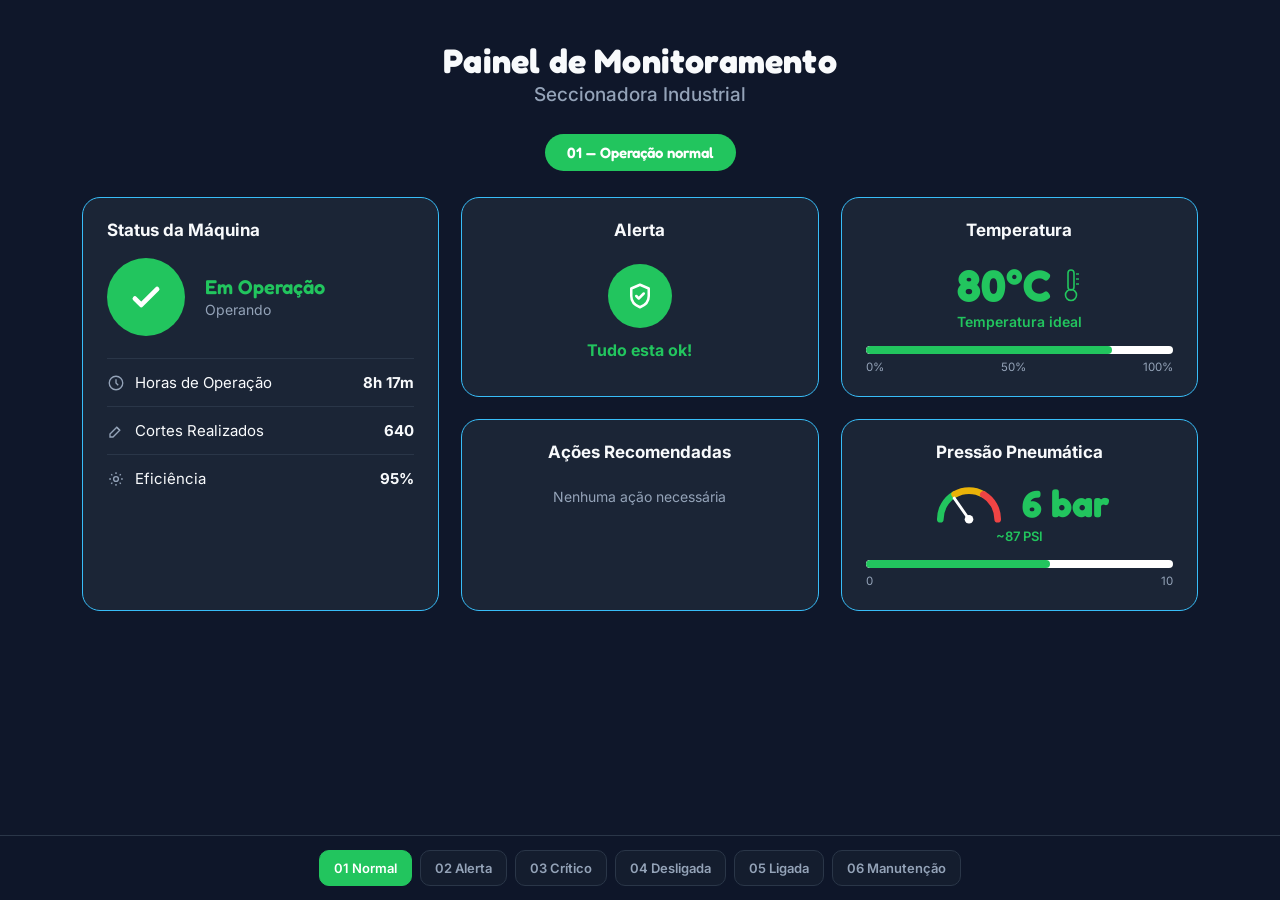
<file: html/index.html>
<!DOCTYPE html>
<html lang="pt-BR">
<head>
<meta charset="UTF-8">
<title>Painel de Monitoramento — Seccionadora Industrial</title>
<meta name="viewport" content="width=device-width, initial-scale=1.0">
<link rel="preconnect" href="https://fonts.googleapis.com">
<link href="https://fonts.googleapis.com/css2?family=Fredoka:wght@500;600;700&family=Inter:wght@400;500;600;700;800&display=swap" rel="stylesheet">
<link rel="stylesheet" href="../css/style.css">
</head>
<body>

<!-- ==========================================================================
     Este HTML só tem estrutura e IDs. Nenhum texto/cor "de estado" fica
     fixo aqui — tudo é preenchido dinamicamente pelo api.js a partir dos
     dados que vierem do backend (Node.js). Ver api.js para a lógica.
     ========================================================================== -->

<div class="screen">

  <header class="header">
    <h1>Painel de Monitoramento</h1>
    <p>Seccionadora Industrial</p>
  </header>

  <div style="text-align:center;">
    <span class="state-badge" id="stateBadge">—</span>
  </div>

  <div class="grid" id="grid">

    <!-- ============ CARD: STATUS DA MÁQUINA ============ -->
    <section class="card col-status">
      <h2>Status da Máquina</h2>
      <div class="status-icon-row">
        <div class="status-icon-circle" id="statusIconCircle"></div>
        <div>
          <div class="status-title" id="statusTitle">—</div>
          <div class="status-subtitle" id="statusSubtitle">—</div>
        </div>
      </div>

      <div class="metric-row">
        <svg viewBox="0 0 24 24" fill="none" stroke="currentColor" stroke-width="1.8"><circle cx="12" cy="12" r="9"/><path d="M12 7v5l3 3"/></svg>
        <span>Horas de Operação</span>
        <span class="metric-value" id="metricHoras">—</span>
      </div>
      <div class="metric-row">
        <svg viewBox="0 0 24 24" fill="none" stroke="currentColor" stroke-width="1.8"><path d="M4 16l9-9 4 4-9 9H4v-4z"/><path d="M13 7l4 4"/></svg>
        <span>Cortes Realizados</span>
        <span class="metric-value" id="metricCortes">—</span>
      </div>
      <div class="metric-row">
        <svg viewBox="0 0 24 24" fill="none" stroke="currentColor" stroke-width="1.8"><circle cx="12" cy="12" r="3.2"/><path d="M12 3v2.2M12 18.8V21M21 12h-2.2M5.2 12H3M18.4 5.6l-1.55 1.55M7.15 16.85 5.6 18.4M18.4 18.4l-1.55-1.55M7.15 7.15 5.6 5.6"/></svg>
        <span>Eficiência</span>
        <span class="metric-value" id="metricEficiencia">—</span>
      </div>
    </section>

    <!-- ============ CARD: ALERTA ============ -->
    <section class="card center col-alerta">
      <h2>Alerta</h2>
      <div class="alerta-icon-wrap">
        <div class="alerta-icon-circle" id="alertaIconCircle"></div>
        <div class="alerta-title" id="alertaTitle">—</div>
      </div>
      <div class="alerta-desc" id="alertaDesc"></div>
    </section>

    <!-- ============ CARD: AÇÕES RECOMENDADAS ============ -->
    <section class="card center col-acoes">
      <h2>Ações Recomendadas</h2>
      <div class="acoes-list" id="acoesList"></div>
    </section>

    <!-- ============ CARD: TEMPERATURA ============ -->
    <section class="card center col-temp">
      <h2>Temperatura</h2>
      <div class="temp-value-row">
        <span class="temp-value" id="tempValue">—</span>
        <svg id="tempThermo" width="20" height="34" viewBox="0 0 20 34" fill="none">
          <rect x="7" y="2" width="6" height="20" rx="3" stroke="currentColor" stroke-width="1.6"/>
          <circle cx="10" cy="27" r="5.5" stroke="currentColor" stroke-width="1.6"/>
          <line x1="15" y1="6" x2="18" y2="6" stroke="currentColor" stroke-width="1.4"/>
          <line x1="15" y1="11" x2="18" y2="11" stroke="currentColor" stroke-width="1.4"/>
          <line x1="15" y1="16" x2="18" y2="16" stroke="currentColor" stroke-width="1.4"/>
        </svg>
      </div>
      <div class="temp-caption" id="tempCaption">—</div>
      <div class="progress-track"><div class="progress-fill" id="tempFill" style="width:0%"></div></div>
      <div class="progress-labels"><span>0%</span><span>50%</span><span>100%</span></div>
    </section>

    <!-- ============ CARD: PRESSÃO PNEUMÁTICA ============ -->
    <section class="card center col-press">
      <h2>Pressão Pneumática</h2>
      <div class="press-row">
        <svg class="gauge-wrap" viewBox="0 0 78 46" fill="none">
          <!-- Arco decorativo fixo verde -> amarelo -> vermelho (igual à referência original) -->
          <path d="M9 40A30 30 0 0 1 24 14" stroke="#22C55E" stroke-width="7" stroke-linecap="round"/>
          <path d="M24 14A30 30 0 0 1 54 14" stroke="#EAB308" stroke-width="7" stroke-linecap="round"/>
          <path d="M54 14A30 30 0 0 1 69 40" stroke="#EF4444" stroke-width="7" stroke-linecap="round"/>
          <g id="gaugeNeedle" transform="rotate(-35 39 40)">
            <line x1="39" y1="40" x2="39" y2="13" stroke="#fff" stroke-width="3" stroke-linecap="round"/>
          </g>
          <circle cx="39" cy="40" r="4.5" fill="#fff"/>
        </svg>
        <span class="press-value" id="pressValue">—</span>
      </div>
      <div class="press-caption" id="pressCaption">—</div>
      <div class="progress-track"><div class="progress-fill" id="pressFill" style="width:0%; background:#22C55E"></div></div>
      <div class="progress-labels"><span>0</span><span>10</span></div>
    </section>

  </div>

  <!-- ============ OVERLAY: EM MANUTENÇÃO ============ -->
  <div class="maintenance-overlay" id="maintenanceOverlay">
    <div class="maintenance-panel">
      <svg class="maintenance-icon" viewBox="0 0 100 100" fill="none">
        <circle cx="50" cy="50" r="48" fill="#EF4444"/>
        <path d="M50 22a28 28 0 1 0 .1 0z" stroke="#fff" stroke-width="4" fill="none" stroke-dasharray="6 5"/>
        <path d="M38 62l18-18M40 40l18 18" stroke="#fff" stroke-width="5" stroke-linecap="round"/>
        <path d="M50 34v-6M50 66v6" stroke="#fff" stroke-width="4" stroke-linecap="round"/>
      </svg>
      <div class="maintenance-kicker">AVISO</div>
      <div class="maintenance-title" id="maintenanceTitle">Em Manutenção</div>
      <div class="maintenance-desc" id="maintenanceDesc">A máquina está em manutenção.<br>Retornaremos em breve!</div>
    </div>
  </div>

</div>

<!-- ====================== PAINEL DE SIMULAÇÃO (DEV) ======================
     Só para testar sem um backend real ligado. Cada botão dispara um
     PAYLOAD como se tivesse chegado do Node.js (ver MOCK_PAYLOADS em
     api.js). Pode apagar esta div + o bloco "PAINEL DE SIMULAÇÃO" do
     api.js sem quebrar nada quando for plugar o backend de verdade.
     ========================================================================= -->
<div class="state-switcher" id="stateSwitcher"></div>

<script src="../js/api.js"></script>
</body>
</html>
</file>
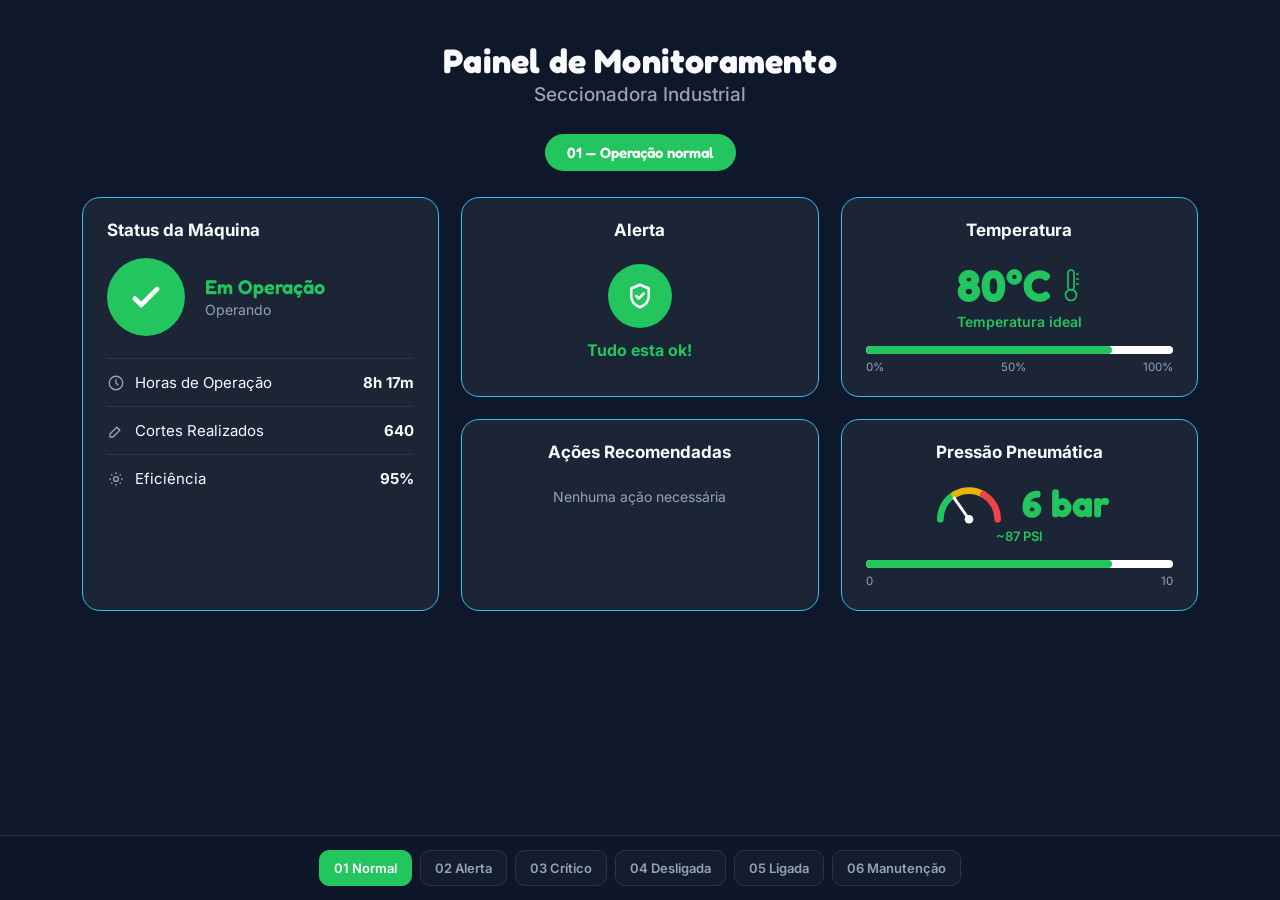
<file: dashboard-seccionadora.html>
<!DOCTYPE html>
<html lang="pt-BR">
<head>
<meta charset="UTF-8">
<title>Painel de Monitoramento — Seccionadora Industrial</title>
<meta name="viewport" content="width=device-width, initial-scale=1.0">
<link rel="preconnect" href="https://fonts.googleapis.com">
<link href="https://fonts.googleapis.com/css2?family=Fredoka:wght@500;600;700&family=Inter:wght@400;500;600;700;800&display=swap" rel="stylesheet">
<style>
/* ==========================================================================
   PAINEL DE MONITORAMENTO — SECCIONADORA INDUSTRIAL
   ==========================================================================
   Este arquivo é UMA ÚNICA TELA. Todo o conteúdo (textos, cores, ícones,
   valores, barras de progresso) é gerado dinamicamente pelo JavaScript a
   partir do objeto STATES (procure por "CONFIGURAÇÃO DOS ESTADOS" mais
   abaixo). Para alterar qualquer coisa que aparece na tela — número de
   cortes, temperatura, textos de ação recomendada, cores de estado etc. —
   basta editar os valores dentro de STATES. Não é necessário mexer no
   HTML/CSS para isso.
   ========================================================================== */

:root{
  /* ---- Paleta extraída fielmente das telas de referência ---- */
  --bg-page:      #0F172A; /* fundo geral do painel */
  --bg-card:      #1B2536; /* fundo dos cartões */
  --border-card:  #38BDF8; /* borda ciano padrão dos cartões neutros */
  --text-primary: #F8FAFC;
  --text-muted:   #94A3B8;
  --divider:      #2A3648;

  /* ---- Cores de estado (mudam conforme STATES[key].accent) ---- */
  --accent: #22C55E; /* sobrescrito via JS (var inline no <body>) */

  --radius-card: 18px;
  --radius-pill: 999px;

  --font-display: 'Fredoka', system-ui, sans-serif;
  --font-body: 'Inter', system-ui, sans-serif;
}

*{ box-sizing: border-box; }

html,body{
  margin:0; padding:0;
  background: var(--bg-page);
  color: var(--text-primary);
  font-family: var(--font-body);
  min-height:100vh;
}

.screen{
  max-width: 1180px;
  margin: 0 auto;
  padding: 40px 32px 120px;
  position: relative;
}

/* ---------------------------- CABEÇALHO ---------------------------- */
.header{
  text-align:center;
  margin-bottom: 28px;
}
.header h1{
  font-family: var(--font-display);
  font-weight:700;
  font-size: 34px;
  margin: 0 0 2px;
  letter-spacing: .2px;
}
.header p{
  margin:0;
  font-size:19px;
  color: var(--text-muted);
  font-weight:500;
}

/* Selo de estado (ex.: "01 - Operação normal") */
.state-badge{
  display:inline-flex;
  align-items:center;
  gap:8px;
  padding: 9px 22px;
  border-radius: var(--radius-pill);
  font-family: var(--font-display);
  font-weight:600;
  font-size:15px;
  color:#fff;
  background: var(--accent);
  margin-bottom: 26px;
  box-shadow: 0 0 0 0 rgba(0,0,0,0);
  transition: background-color .35s ease;
}

/* ------------------------------ GRID ------------------------------ */
.grid{
  display:grid;
  grid-template-columns: 1fr 1fr 1fr;
  grid-template-rows: auto auto;
  gap: 22px;
}
.col-status{ grid-column: 1; grid-row: 1 / 3; }
.col-alerta{ grid-column: 2; grid-row: 1; }
.col-acoes { grid-column: 2; grid-row: 2; }
.col-temp  { grid-column: 3; grid-row: 1; }
.col-press { grid-column: 3; grid-row: 2; }

@media (max-width: 860px){
  .grid{ grid-template-columns: 1fr; }
  .col-status,.col-alerta,.col-acoes,.col-temp,.col-press{ grid-column: 1; grid-row: auto; }
}

/* ------------------------------ CARDS ------------------------------ */
.card{
  background: var(--bg-card);
  border: 1.5px solid var(--border-card);
  border-radius: var(--radius-card);
  padding: 22px 24px;
  min-height: 100%;
  transition: border-color .35s ease;
}
.card h2{
  font-size: 17px;
  margin: 0 0 18px;
  font-weight: 700;
}
.card.center h2, .card.center{ text-align:center; }

/* ---- Card: Status da Máquina ---- */
.status-icon-row{
  display:flex;
  align-items:center;
  gap: 20px;
  margin-bottom: 22px;
}
.status-icon-circle{
  width: 78px; height:78px;
  border-radius:50%;
  display:flex; align-items:center; justify-content:center;
  flex-shrink:0;
  transition: background-color .35s ease, border-color .35s ease;
}
.status-icon-circle svg{ width:38px; height:38px; }
.status-title{ font-family: var(--font-display); font-weight:600; font-size:20px; line-height:1.15; }
.status-subtitle{ font-size:14px; color: var(--text-muted); margin-top:2px; }

.metric-row{
  display:flex; align-items:center; gap:10px;
  padding: 14px 0;
  border-top: 1px solid var(--divider);
  font-size:15px;
}
.metric-row:first-of-type{ border-top:none; padding-top:0; }
.metric-row svg{ width:18px; height:18px; flex-shrink:0; color: var(--text-muted); }
.metric-row .metric-value{ margin-left:auto; font-weight:700; }

/* ---- Card: Alerta ---- */
.alerta-icon-wrap{
  display:flex; flex-direction:column; align-items:center; gap:12px;
  padding: 6px 0 14px;
}
.alerta-icon-circle{
  width:64px; height:64px; border-radius:50%;
  display:flex; align-items:center; justify-content:center;
  transition: background-color .35s ease;
}
.alerta-icon-circle svg{ width:30px; height:30px; }
.alerta-title{ font-weight:700; font-size:16px; text-align:center; }
.alerta-desc{ font-size:13.5px; color: var(--text-muted); text-align:center; line-height:1.4; }

/* ---- Card: Ações Recomendadas ---- */
.acoes-list{ display:flex; flex-direction:column; }
.acoes-item{
  padding: 13px 0;
  border-top: 1px solid var(--divider);
  font-size: 14.5px;
  text-align:center;
  color: var(--text-primary);
}
.acoes-item:first-child{ border-top:none; padding-top:2px; }
.acoes-empty{ text-align:center; color:var(--text-muted); font-size:14px; padding:8px 0; }

/* ---- Card: Temperatura ---- */
.temp-value-row{
  display:flex; align-items:center; justify-content:center; gap:10px;
  margin: 4px 0 2px;
}
.temp-value{
  font-family: var(--font-display); font-weight:700; font-size:44px;
  transition: color .35s ease;
}
.temp-caption{ text-align:center; font-size:14px; font-weight:600; margin-bottom:16px; transition: color .35s ease; }

.progress-track{
  height:8px; border-radius:99px; background:#fff; overflow:hidden; position:relative;
}
.progress-fill{
  height:100%; border-radius:99px; background: var(--accent);
  transition: width .4s ease, background-color .35s ease;
}
.progress-labels{
  display:flex; justify-content:space-between; font-size:11.5px; color: var(--text-muted); margin-top:6px;
}

/* ---- Card: Pressão Pneumática ---- */
.press-row{ display:flex; align-items:center; justify-content:center; gap:14px; margin: 6px 0 2px; }
.press-value{ font-family: var(--font-display); font-weight:700; font-size:38px; color:#22C55E; }
.press-caption{ text-align:center; font-size:13px; color:#22C55E; font-weight:600; margin-bottom:16px; }
.gauge-wrap{ width:78px; height:44px; }

/* ------------------------- OVERLAY DE MANUTENÇÃO ------------------------- */
.maintenance-overlay{
  position:absolute;
  inset:0;
  display:none;
  align-items:center;
  justify-content:center;
  padding: 40px;
  pointer-events:none;
}
.maintenance-overlay.active{ display:flex; }
.maintenance-panel{
  background: rgba(75,93,127,0.55);
  backdrop-filter: blur(3px);
  border-radius: 18px;
  max-width: 640px;
  width:100%;
  padding: 44px 48px;
  text-align:center;
}
.maintenance-icon{
  width:88px; height:88px; margin:0 auto 18px;
}
.maintenance-kicker{
  color:#EF4444; font-family: var(--font-display); font-weight:700; font-size:26px; margin-bottom:6px;
}
.maintenance-title{
  font-family: var(--font-display); font-weight:700; font-size:38px; margin-bottom:16px;
}
.maintenance-desc{ font-size:16px; color: var(--text-primary); line-height:1.5; }

/* --------------------- Dimming quando em manutenção --------------------- */
.grid.dimmed{ opacity:.35; filter: saturate(.6); }

/* ------------------------ CONTROLE DE ESTADOS ------------------------
   Este bloco de botões É APENAS PARA DEMONSTRAÇÃO/TESTE. Em produção,
   basta chamar window.setState('nome_do_estado') a partir do seu
   código (ex.: ao receber um evento MQTT/WebSocket do PLC da máquina).
   Pode remover este bloco de HTML/CSS sem afetar o funcionamento do
   painel em si.
------------------------------------------------------------------------- */
.state-switcher{
  position: fixed;
  left:0; right:0; bottom:0;
  display:flex;
  justify-content:center;
  gap:8px;
  padding: 14px 12px;
  background: rgba(15,23,42,.92);
  border-top: 1px solid var(--divider);
  flex-wrap:wrap;
  z-index: 20;
}
.state-switcher button{
  font-family: var(--font-body);
  font-size:13px;
  font-weight:600;
  padding: 9px 14px;
  border-radius: 10px;
  border: 1.5px solid var(--divider);
  background: #141d2e;
  color: var(--text-muted);
  cursor:pointer;
  transition: all .2s ease;
}
.state-switcher button:hover{ color:#fff; border-color:#475569; }
.state-switcher button.active{
  background: var(--accent);
  border-color: var(--accent);
  color:#fff;
}
</style>
</head>
<body>

<div class="screen">

  <header class="header">
    <h1>Painel de Monitoramento</h1>
    <p>Seccionadora Industrial</p>
  </header>

  <div style="text-align:center;">
    <span class="state-badge" id="stateBadge">01 — Operação normal</span>
  </div>

  <div class="grid" id="grid">

    <!-- ============ CARD: STATUS DA MÁQUINA ============ -->
    <section class="card col-status">
      <h2>Status da Máquina</h2>
      <div class="status-icon-row">
        <div class="status-icon-circle" id="statusIconCircle"></div>
        <div>
          <div class="status-title" id="statusTitle">Em Operação</div>
          <div class="status-subtitle" id="statusSubtitle">Operando</div>
        </div>
      </div>

      <div class="metric-row">
        <!-- ícone relógio -->
        <svg viewBox="0 0 24 24" fill="none" stroke="currentColor" stroke-width="1.8"><circle cx="12" cy="12" r="9"/><path d="M12 7v5l3 3"/></svg>
        <span>Horas de Operação</span>
        <span class="metric-value" id="metricHoras">8h 17m</span>
      </div>
      <div class="metric-row">
        <!-- ícone lâmina/corte -->
        <svg viewBox="0 0 24 24" fill="none" stroke="currentColor" stroke-width="1.8"><path d="M4 16l9-9 4 4-9 9H4v-4z"/><path d="M13 7l4 4"/></svg>
        <span>Cortes Realizados</span>
        <span class="metric-value" id="metricCortes">640</span>
      </div>
      <div class="metric-row">
        <!-- ícone engrenagem/eficiência -->
        <svg viewBox="0 0 24 24" fill="none" stroke="currentColor" stroke-width="1.8"><circle cx="12" cy="12" r="3.2"/><path d="M12 3v2.2M12 18.8V21M21 12h-2.2M5.2 12H3M18.4 5.6l-1.55 1.55M7.15 16.85 5.6 18.4M18.4 18.4l-1.55-1.55M7.15 7.15 5.6 5.6"/></svg>
        <span>Eficiência</span>
        <span class="metric-value" id="metricEficiencia">95%</span>
      </div>
    </section>

    <!-- ============ CARD: ALERTA ============ -->
    <section class="card center col-alerta">
      <h2>Alerta</h2>
      <div class="alerta-icon-wrap">
        <div class="alerta-icon-circle" id="alertaIconCircle"></div>
        <div class="alerta-title" id="alertaTitle">Tudo esta ok!</div>
      </div>
      <div class="alerta-desc" id="alertaDesc"></div>
    </section>

    <!-- ============ CARD: AÇÕES RECOMENDADAS ============ -->
    <section class="card center col-acoes">
      <h2>Ações Recomendadas</h2>
      <div class="acoes-list" id="acoesList">
        <!-- preenchido via JS -->
      </div>
    </section>

    <!-- ============ CARD: TEMPERATURA ============ -->
    <section class="card center col-temp">
      <h2>Temperatura</h2>
      <div class="temp-value-row">
        <span class="temp-value" id="tempValue">80°C</span>
        <svg id="tempThermo" width="20" height="34" viewBox="0 0 20 34" fill="none">
          <rect x="7" y="2" width="6" height="20" rx="3" stroke="currentColor" stroke-width="1.6"/>
          <circle cx="10" cy="27" r="5.5" stroke="currentColor" stroke-width="1.6"/>
          <line x1="15" y1="6" x2="18" y2="6" stroke="currentColor" stroke-width="1.4"/>
          <line x1="15" y1="11" x2="18" y2="11" stroke="currentColor" stroke-width="1.4"/>
          <line x1="15" y1="16" x2="18" y2="16" stroke="currentColor" stroke-width="1.4"/>
        </svg>
      </div>
      <div class="temp-caption" id="tempCaption">Temperatura ideal</div>
      <div class="progress-track"><div class="progress-fill" id="tempFill" style="width:80%"></div></div>
      <div class="progress-labels"><span>0%</span><span>50%</span><span>100%</span></div>
    </section>

    <!-- ============ CARD: PRESSÃO PNEUMÁTICA ============ -->
    <section class="card center col-press">
      <h2>Pressão Pneumática</h2>
      <div class="press-row">
        <svg class="gauge-wrap" viewBox="0 0 78 46" fill="none">
          <!-- Arco decorativo fixo: verde -> amarelo -> vermelho. Na referência original
               este gauge não muda por estado; se quiser que o ponteiro reflita
               s.pressao.percentual, ajuste a rotação de #gaugeNeedle em render(). -->
          <path d="M9 40A30 30 0 0 1 24 14" stroke="#22C55E" stroke-width="7" stroke-linecap="round"/>
          <path d="M24 14A30 30 0 0 1 54 14" stroke="#EAB308" stroke-width="7" stroke-linecap="round"/>
          <path d="M54 14A30 30 0 0 1 69 40" stroke="#EF4444" stroke-width="7" stroke-linecap="round"/>
          <g id="gaugeNeedle" transform="rotate(-35 39 40)">
            <line x1="39" y1="40" x2="39" y2="13" stroke="#fff" stroke-width="3" stroke-linecap="round"/>
          </g>
          <circle cx="39" cy="40" r="4.5" fill="#fff"/>
        </svg>
        <span class="press-value" id="pressValue">6 bar</span>
      </div>
      <div class="press-caption" id="pressCaption">~87 PSI</div>
      <div class="progress-track"><div class="progress-fill" id="pressFill" style="width:80%; background:#22C55E"></div></div>
      <div class="progress-labels"><span>0</span><span>10</span></div>
    </section>

  </div>

  <!-- ============ OVERLAY: EM MANUTENÇÃO ============ -->
  <div class="maintenance-overlay" id="maintenanceOverlay">
    <div class="maintenance-panel">
      <svg class="maintenance-icon" viewBox="0 0 100 100" fill="none">
        <circle cx="50" cy="50" r="48" fill="#EF4444"/>
        <path d="M50 22a28 28 0 1 0 .1 0z" stroke="#fff" stroke-width="4" fill="none" stroke-dasharray="6 5"/>
        <path d="M38 62l18-18M40 40l18 18" stroke="#fff" stroke-width="5" stroke-linecap="round"/>
        <path d="M50 34v-6M50 66v6" stroke="#fff" stroke-width="4" stroke-linecap="round"/>
      </svg>
      <div class="maintenance-kicker">AVISO</div>
      <div class="maintenance-title">Em Manutenção</div>
      <div class="maintenance-desc">A máquina está em manutenção.<br>Retornaremos em breve!</div>
    </div>
  </div>

</div>

<!-- ======================= CONTROLE DE DEMONSTRAÇÃO ======================= -->
<div class="state-switcher" id="stateSwitcher"></div>

<script>
/* ==========================================================================
   CONFIGURAÇÃO DOS ESTADOS
   ==========================================================================
   Cada chave deste objeto representa uma "tela" do painel. Trocar de tela
   é só chamar setState('chave') — tudo (textos, cores, ícones, barras,
   overlay) é atualizado automaticamente pela função render().

   Para adicionar um novo estado: copie um bloco existente, dê uma nova
   chave, ajuste os campos e adicione o botão correspondente no array
   BUTTONS logo abaixo do STATES.
   ========================================================================== */

// ---- Biblioteca de ícones (SVG em string, cor herdada via currentColor) ----
const ICONS = {
  check: '<svg viewBox="0 0 24 24" fill="none" stroke="#fff" stroke-width="3" stroke-linecap="round" stroke-linejoin="round"><path d="M5 13l4 4L19 7"/></svg>',
  gear: '<svg viewBox="0 0 24 24" fill="none" stroke="currentColor" stroke-width="1.6"><circle cx="12" cy="12" r="3.4"/><path d="M12 3.5v2.6M12 17.9v2.6M20.5 12h-2.6M6.1 12H3.5M17.8 6.2l-1.85 1.85M8.05 15.95l-1.85 1.85M17.8 17.8l-1.85-1.85M8.05 8.05 6.2 6.2"/></svg>',
  power: '<svg viewBox="0 0 24 24" fill="none" stroke="currentColor" stroke-width="1.8" stroke-linecap="round"><path d="M12 3v8"/><path d="M6.3 6.3a8 8 0 1 0 11.4 0"/></svg>',
  shield: '<svg viewBox="0 0 24 24" fill="none" stroke="#fff" stroke-width="2" stroke-linecap="round" stroke-linejoin="round"><path d="M12 3l7 3v6c0 4.5-3 7.5-7 9-4-1.5-7-4.5-7-9V6z"/><path d="M9 12l2 2 4-4"/></svg>',
  warning: '<svg viewBox="0 0 24 24" fill="none" stroke="currentColor" stroke-width="2" stroke-linecap="round" stroke-linejoin="round"><path d="M12 3.5 22 20H2z"/><path d="M12 10v4.2"/><circle cx="12" cy="17.3" r=".15" fill="currentColor" stroke-width="2.4"/></svg>',
  info: '<svg viewBox="0 0 24 24" fill="none" stroke="currentColor" stroke-width="2" stroke-linecap="round"><circle cx="12" cy="12" r="9"/><path d="M12 11v5.5"/><circle cx="12" cy="7.6" r=".2" stroke-width="2.6"/></svg>',
};

// ---- Cores de estado ----
const COLORS = {
  verde:    '#22C55E',
  amarelo:  '#DDC126',
  vermelho: '#EF4444',
  cinza:    '#54545A',
  azul:     '#004AAD',
};

const STATES = {

  normal: {
    label: '01 — Operação normal',
    accent: COLORS.verde,
    status: { icon: ICONS.check, iconBg: COLORS.verde, iconBorder: 'transparent',
              title: 'Em Operação', titleColor: COLORS.verde, subtitle: 'Operando' },
    metrics: { horas: '8h 17m', cortes: '640', eficiencia: '95%' },
    alerta: { icon: ICONS.shield, iconBg: COLORS.verde, title: 'Tudo esta ok!', desc: '' },
    acoes: [], // sem ações necessárias
    temperatura: { valor: '80°C', cor: COLORS.verde, legenda: 'Temperatura ideal', percentual: 80 },
    pressao: { valor: '6 bar', legenda: '~87 PSI', percentual: 80, ativo: true },
    overlay: null,
  },

  alerta: {
    label: '02 — Alerta',
    accent: COLORS.amarelo,
    status: { icon: ICONS.gear, iconBg: 'transparent', iconBorder: COLORS.amarelo,
              title: 'Em Operação', titleColor: COLORS.amarelo, subtitle: 'Operando' },
    metrics: { horas: '8h 17m', cortes: '640', eficiencia: '95%' },
    alerta: { icon: ICONS.warning, iconBg: 'transparent', iconBorder: COLORS.amarelo,
              title: 'Verifique a Temperatura', desc: 'A temperatura está acima do ideal' },
    acoes: ['Reduzir a carga de trabalho', 'Monitorar continuamente a temperatura'],
    temperatura: { valor: '90°C', cor: COLORS.amarelo, legenda: 'Acima do ideal', percentual: 90 },
    pressao: { valor: '6 bar', legenda: '~87 PSI', percentual: 80, ativo: true },
    overlay: null,
  },

  critico: {
    label: '03 — Alerta crítico',
    accent: COLORS.vermelho,
    status: { icon: ICONS.gear, iconBg: 'transparent', iconBorder: COLORS.vermelho,
              title: 'Em Alerta', titleColor: COLORS.vermelho, subtitle: 'Crítico' },
    metrics: { horas: '8h 17m', cortes: '640', eficiencia: '95%' },
    alerta: { icon: ICONS.warning, iconBg: 'transparent', iconBorder: COLORS.vermelho,
              title: 'Verifique a Temperatura', desc: 'A temperatura está acima do ideal!' },
    acoes: ['Interromper o uso da máquina', 'Desligue a alimentação elétrica'],
    temperatura: { valor: '100°C', cor: COLORS.vermelho, legenda: 'Muito acima do ideal', percentual: 100 },
    pressao: { valor: '6 bar', legenda: '~87 PSI', percentual: 80, ativo: true },
    overlay: null,
  },

  desligada: {
    label: '04 — Máquina desligada',
    accent: COLORS.cinza,
    status: { icon: ICONS.power, iconBg: 'transparent', iconBorder: COLORS.cinza,
              title: 'Máquina Desligada', titleColor: COLORS.cinza, subtitle: 'Inátiva' },
    metrics: { horas: '—', cortes: '—', eficiencia: '—' },
    alerta: { icon: ICONS.info, iconBg: 'transparent', iconBorder: COLORS.cinza,
              title: 'Máquina Desligada', desc: 'Sem operação no momento' },
    acoes: [],
    temperatura: { valor: '--°C', cor: COLORS.cinza, legenda: 'Sem leitura', percentual: 0 },
    pressao: { valor: '-- bar', legenda: '-- PSI', percentual: 0, ativo: false },
    overlay: null,
  },

  ligada: {
    label: '05 — Máquina ligada',
    accent: COLORS.azul,
    status: { icon: ICONS.power, iconBg: COLORS.azul, iconBorder: 'transparent',
              title: 'Máquina Ligada', titleColor: COLORS.azul, subtitle: 'Iniciando' },
    metrics: { horas: '0h 7m', cortes: '0', eficiencia: '5%' },
    alerta: { icon: ICONS.shield, iconBg: COLORS.verde, title: 'Tudo esta ok!', desc: 'Iniciação em andamento' },
    acoes: ['Aguarde a máquina atingir o estado operacional'],
    temperatura: { valor: '10°C', cor: COLORS.verde, legenda: 'Temperatura ideal', percentual: 10 },
    pressao: { valor: '-- bar', legenda: '~87 PSI', percentual: 0, ativo: false },
    overlay: null,
  },

  manutencao: {
    label: '06 — Em manutenção',
    accent: '#4D2C39',
    // A tela "por baixo" do overlay replica o último estado operacional conhecido
    status: { icon: ICONS.check, iconBg: COLORS.verde, iconBorder: 'transparent',
              title: 'Em Operação', titleColor: COLORS.verde, subtitle: 'Operando' },
    metrics: { horas: '8h 17m', cortes: '640', eficiencia: '95%' },
    alerta: { icon: ICONS.shield, iconBg: COLORS.verde, title: 'Tudo esta ok!', desc: '' },
    acoes: [],
    temperatura: { valor: '--°C', cor: COLORS.cinza, legenda: '', percentual: 0 },
    pressao: { valor: '-- bar', legenda: '-- PSI', percentual: 0, ativo: false },
    overlay: {
      titulo: 'Em Manutenção',
      desc: 'A máquina está em manutenção.<br>Retornaremos em breve!'
    },
  },
};

// Rótulos curtos usados nos botões do seletor de demonstração
const BUTTONS = [
  { key: 'normal',     label: '01 Normal' },
  { key: 'alerta',     label: '02 Alerta' },
  { key: 'critico',    label: '03 Crítico' },
  { key: 'desligada',  label: '04 Desligada' },
  { key: 'ligada',     label: '05 Ligada' },
  { key: 'manutencao', label: '06 Manutenção' },
];

// ==========================================================================
// RENDERIZAÇÃO — lê um estado de STATES e aplica na tela
// ==========================================================================
function render(stateKey){
  const s = STATES[stateKey];
  if(!s){ console.error('Estado inexistente:', stateKey); return; }

  // Cor de destaque global (badge, barras, ícones neutros)
  document.body.style.setProperty('--accent', s.accent);
  document.getElementById('stateBadge').textContent = s.label;

  // ---- Status da Máquina ----
  const iconCircle = document.getElementById('statusIconCircle');
  iconCircle.style.background = s.status.iconBg;
  iconCircle.style.border = s.status.iconBorder !== 'transparent' ? `2.5px solid ${s.status.iconBorder}` : 'none';
  iconCircle.style.color = s.status.iconBg !== 'transparent' ? '#fff' : s.status.iconBorder;
  iconCircle.innerHTML = s.status.icon;

  const statusTitle = document.getElementById('statusTitle');
  statusTitle.textContent = s.status.title;
  statusTitle.style.color = s.status.titleColor;
  document.getElementById('statusSubtitle').textContent = s.status.subtitle;

  document.getElementById('metricHoras').textContent = s.metrics.horas;
  document.getElementById('metricCortes').textContent = s.metrics.cortes;
  document.getElementById('metricEficiencia').textContent = s.metrics.eficiencia;

  // ---- Alerta ----
  const alertaCircle = document.getElementById('alertaIconCircle');
  alertaCircle.style.background = s.alerta.iconBg;
  alertaCircle.style.border = s.alerta.iconBorder ? `2.5px solid ${s.alerta.iconBorder}` : 'none';
  alertaCircle.style.color = s.alerta.iconBg !== 'transparent' ? '#fff' : (s.alerta.iconBorder || '#fff');
  alertaCircle.innerHTML = s.alerta.icon;
  document.getElementById('alertaTitle').textContent = s.alerta.title;
  document.getElementById('alertaTitle').style.color = s.alerta.iconBorder || s.alerta.iconBg;
  document.getElementById('alertaDesc').textContent = s.alerta.desc;

  // ---- Ações Recomendadas ----
  const acoesList = document.getElementById('acoesList');
  if(s.acoes.length === 0){
    acoesList.innerHTML = '<div class="acoes-empty">Nenhuma ação necessária</div>';
  } else {
    acoesList.innerHTML = s.acoes.map(a => `<div class="acoes-item">${a}</div>`).join('');
  }

  // ---- Temperatura ----
  const tempValue = document.getElementById('tempValue');
  tempValue.textContent = s.temperatura.valor;
  tempValue.style.color = s.temperatura.cor;
  document.getElementById('tempThermo').style.color = s.temperatura.cor;
  const tempCaption = document.getElementById('tempCaption');
  tempCaption.textContent = s.temperatura.legenda;
  tempCaption.style.color = s.temperatura.cor;
  const tempFill = document.getElementById('tempFill');
  tempFill.style.width = s.temperatura.percentual + '%';
  tempFill.style.background = s.temperatura.percentual === 0 ? 'transparent' : s.temperatura.cor;

  // ---- Pressão Pneumática ----
  document.getElementById('pressValue').textContent = s.pressao.valor;
  document.getElementById('pressCaption').textContent = s.pressao.legenda;
  const pressFill = document.getElementById('pressFill');
  pressFill.style.width = s.pressao.percentual + '%';
  pressFill.style.background = s.pressao.ativo ? '#22C55E' : 'transparent';

  // ---- Overlay de manutenção ----
  const overlay = document.getElementById('maintenanceOverlay');
  const grid = document.getElementById('grid');
  if(s.overlay){
    overlay.classList.add('active');
    grid.classList.add('dimmed');
    overlay.querySelector('.maintenance-title').textContent = s.overlay.titulo;
    overlay.querySelector('.maintenance-desc').innerHTML = s.overlay.desc;
  } else {
    overlay.classList.remove('active');
    grid.classList.remove('dimmed');
  }

  // ---- Botões do seletor de demonstração ----
  document.querySelectorAll('.state-switcher button').forEach(btn => {
    btn.classList.toggle('active', btn.dataset.key === stateKey);
  });
}

/**
 * Ponto de entrada público: troca o estado exibido no painel.
 * Uso: setState('critico')
 * Exposto em window para poder ser chamado por qualquer integração
 * externa (WebSocket, polling de API, evento de botão físico, etc.).
 */
function setState(stateKey){
  render(stateKey);
}
window.setState = setState;

// ---- Monta o seletor de demonstração ----
const switcher = document.getElementById('stateSwitcher');
BUTTONS.forEach(b => {
  const btn = document.createElement('button');
  btn.textContent = b.label;
  btn.dataset.key = b.key;
  btn.onclick = () => setState(b.key);
  switcher.appendChild(btn);
});

// Estado inicial
setState('normal');
</script>
</body>
</html>
</file>
<file: css/style.css>
/* ==========================================================================
   PAINEL DE MONITORAMENTO — SECCIONADORA INDUSTRIAL — ESTILOS
   ==========================================================================
   Cores, ícones e textos não ficam fixos aqui — este arquivo só define
   APARÊNCIA (cor de fundo, espaçamento, tipografia). Os valores que mudam
   por estado (cor de destaque, textos, percentuais) são aplicados via
   JavaScript (api.js) diretamente no atributo style/innerHTML dos
   elementos, ou através da variável CSS --accent.
   ========================================================================== */

:root{
  /* ---- Paleta extraída fielmente das telas de referência ---- */
  --bg-page:      #0F172A; /* fundo geral do painel */
  --bg-card:      #1B2536; /* fundo dos cartões */
  --border-card:  #38BDF8; /* borda ciano padrão dos cartões */
  --text-primary: #F8FAFC;
  --text-muted:   #94A3B8;
  --divider:      #2A3648;

  /* Cor de destaque global — sobrescrita via JS conforme o estado ativo */
  --accent: #22C55E;

  --radius-card: 18px;
  --radius-pill: 999px;

  --font-display: 'Fredoka', system-ui, sans-serif;
  --font-body: 'Inter', system-ui, sans-serif;
}

*{ box-sizing: border-box; }

html,body{
  margin:0; padding:0;
  background: var(--bg-page);
  color: var(--text-primary);
  font-family: var(--font-body);
  min-height:100vh;
}

.screen{
  max-width: 1180px;
  margin: 0 auto;
  padding: 40px 32px 120px;
  position: relative;
}

/* ---------------------------- CABEÇALHO ---------------------------- */
.header{ text-align:center; margin-bottom: 28px; }
.header h1{
  font-family: var(--font-display);
  font-weight:700;
  font-size: 34px;
  margin: 0 0 2px;
  letter-spacing: .2px;
}
.header p{
  margin:0;
  font-size:19px;
  color: var(--text-muted);
  font-weight:500;
}

.state-badge{
  display:inline-flex;
  align-items:center;
  gap:8px;
  padding: 9px 22px;
  border-radius: var(--radius-pill);
  font-family: var(--font-display);
  font-weight:600;
  font-size:15px;
  color:#fff;
  background: var(--accent);
  margin-bottom: 26px;
  transition: background-color .35s ease;
}

/* ------------------------------ GRID ------------------------------ */
.grid{
  display:grid;
  grid-template-columns: 1fr 1fr 1fr;
  grid-template-rows: auto auto;
  gap: 22px;
}
.col-status{ grid-column: 1; grid-row: 1 / 3; }
.col-alerta{ grid-column: 2; grid-row: 1; }
.col-acoes { grid-column: 2; grid-row: 2; }
.col-temp  { grid-column: 3; grid-row: 1; }
.col-press { grid-column: 3; grid-row: 2; }

@media (max-width: 860px){
  .grid{ grid-template-columns: 1fr; }
  .col-status,.col-alerta,.col-acoes,.col-temp,.col-press{ grid-column: 1; grid-row: auto; }
}

/* ------------------------------ CARDS ------------------------------ */
.card{
  background: var(--bg-card);
  border: 1.5px solid var(--border-card);
  border-radius: var(--radius-card);
  padding: 22px 24px;
  min-height: 100%;
  transition: border-color .35s ease;
}
.card h2{ font-size: 17px; margin: 0 0 18px; font-weight: 700; }
.card.center h2, .card.center{ text-align:center; }

/* ---- Card: Status da Máquina ---- */
.status-icon-row{ display:flex; align-items:center; gap: 20px; margin-bottom: 22px; }
.status-icon-circle{
  width: 78px; height:78px;
  border-radius:50%;
  display:flex; align-items:center; justify-content:center;
  flex-shrink:0;
  transition: background-color .35s ease, border-color .35s ease;
}
.status-icon-circle svg{ width:38px; height:38px; }
.status-title{ font-family: var(--font-display); font-weight:600; font-size:20px; line-height:1.15; }
.status-subtitle{ font-size:14px; color: var(--text-muted); margin-top:2px; }

.metric-row{
  display:flex; align-items:center; gap:10px;
  padding: 14px 0;
  border-top: 1px solid var(--divider);
  font-size:15px;
}
.metric-row:first-of-type{ border-top:none; padding-top:0; }
.metric-row svg{ width:18px; height:18px; flex-shrink:0; color: var(--text-muted); }
.metric-row .metric-value{ margin-left:auto; font-weight:700; }

/* ---- Card: Alerta ---- */
.alerta-icon-wrap{ display:flex; flex-direction:column; align-items:center; gap:12px; padding: 6px 0 14px; }
.alerta-icon-circle{
  width:64px; height:64px; border-radius:50%;
  display:flex; align-items:center; justify-content:center;
  transition: background-color .35s ease;
}
.alerta-icon-circle svg{ width:30px; height:30px; }
.alerta-title{ font-weight:700; font-size:16px; text-align:center; }
.alerta-desc{ font-size:13.5px; color: var(--text-muted); text-align:center; line-height:1.4; }

/* ---- Card: Ações Recomendadas ---- */
.acoes-list{ display:flex; flex-direction:column; }
.acoes-item{
  padding: 13px 0;
  border-top: 1px solid var(--divider);
  font-size: 14.5px;
  text-align:center;
  color: var(--text-primary);
}
.acoes-item:first-child{ border-top:none; padding-top:2px; }
.acoes-empty{ text-align:center; color:var(--text-muted); font-size:14px; padding:8px 0; }

/* ---- Card: Temperatura ---- */
.temp-value-row{ display:flex; align-items:center; justify-content:center; gap:10px; margin: 4px 0 2px; }
.temp-value{ font-family: var(--font-display); font-weight:700; font-size:44px; transition: color .35s ease; }
.temp-caption{ text-align:center; font-size:14px; font-weight:600; margin-bottom:16px; transition: color .35s ease; }

.progress-track{ height:8px; border-radius:99px; background:#fff; overflow:hidden; position:relative; }
.progress-fill{ height:100%; border-radius:99px; background: var(--accent); transition: width .4s ease, background-color .35s ease; }
.progress-labels{ display:flex; justify-content:space-between; font-size:11.5px; color: var(--text-muted); margin-top:6px; }

/* ---- Card: Pressão Pneumática ---- */
.press-row{ display:flex; align-items:center; justify-content:center; gap:14px; margin: 6px 0 2px; }
.press-value{ font-family: var(--font-display); font-weight:700; font-size:38px; color:#22C55E; }
.press-caption{ text-align:center; font-size:13px; color:#22C55E; font-weight:600; margin-bottom:16px; }
.gauge-wrap{ width:78px; height:44px; }

/* ------------------------- OVERLAY DE MANUTENÇÃO ------------------------- */
.maintenance-overlay{
  position:absolute; inset:0;
  display:none; align-items:center; justify-content:center;
  padding: 40px;
  pointer-events:none;
}
.maintenance-overlay.active{ display:flex; }
.maintenance-panel{
  background: rgba(75,93,127,0.55);
  backdrop-filter: blur(3px);
  border-radius: 18px;
  max-width: 640px;
  width:100%;
  padding: 44px 48px;
  text-align:center;
}
.maintenance-icon{ width:88px; height:88px; margin:0 auto 18px; }
.maintenance-kicker{ color:#EF4444; font-family: var(--font-display); font-weight:700; font-size:26px; margin-bottom:6px; }
.maintenance-title{ font-family: var(--font-display); font-weight:700; font-size:38px; margin-bottom:16px; }
.maintenance-desc{ font-size:16px; color: var(--text-primary); line-height:1.5; }

.grid.dimmed{ opacity:.35; filter: saturate(.6); }

/* ------------------------ PAINEL DE SIMULAÇÃO (DEV) ------------------------
   Remova este bloco (e a div#stateSwitcher no HTML) quando plugar o
   backend real — ele existe só para testar os payloads mock.
------------------------------------------------------------------------- */
.state-switcher{
  position: fixed; left:0; right:0; bottom:0;
  display:flex; justify-content:center; gap:8px;
  padding: 14px 12px;
  background: rgba(15,23,42,.92);
  border-top: 1px solid var(--divider);
  flex-wrap:wrap;
  z-index: 20;
}
.state-switcher button{
  font-family: var(--font-body);
  font-size:13px; font-weight:600;
  padding: 9px 14px;
  border-radius: 10px;
  border: 1.5px solid var(--divider);
  background: #141d2e;
  color: var(--text-muted);
  cursor:pointer;
  transition: all .2s ease;
}
.state-switcher button:hover{ color:#fff; border-color:#475569; }
.state-switcher button.active{ background: var(--accent); border-color: var(--accent); color:#fff; }
</file>
